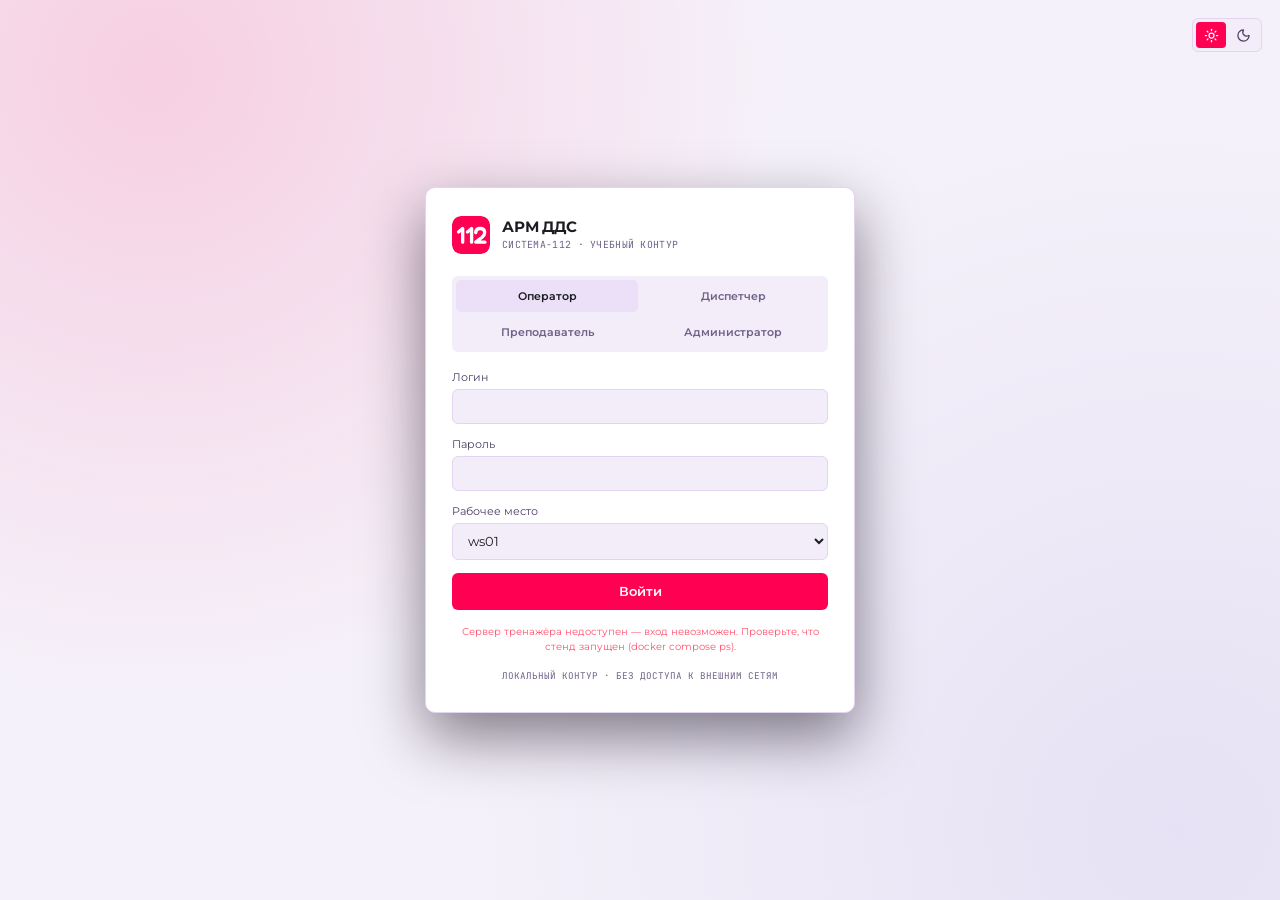
<file: frontend/index.html>
<!DOCTYPE html>
<html lang="ru">
<head>
  <meta charset="UTF-8" />
  <meta name="viewport" content="width=device-width, initial-scale=1.0" />
  <title>Вход · АРМ ДДС</title>
  <script>
    (function () {
      var saved = localStorage.getItem("ddsTheme");
      var theme = saved || (window.matchMedia && window.matchMedia("(prefers-color-scheme: light)").matches ? "light" : "dark");
      document.documentElement.setAttribute("data-theme", theme);
    })();
  </script>
  <link rel="icon" type="image/png" sizes="32x32" href="assets/favicon-32.png" />
  <link rel="shortcut icon" href="favicon.ico" />
  <link rel="apple-touch-icon" href="apple-touch-icon.png" />
  <meta name="theme-color" content="#ff0053" />
  <link rel="stylesheet" href="css/icons.css" />
  <link rel="stylesheet" href="css/style.css" />
</head>
<body>

  <div class="login-page">

    <button type="button" class="theme-toggle" data-theme-toggle aria-label="Переключить тему">
      <span class="tt-seg tt-sun"><span class="icon i-sun"></span></span>
      <span class="tt-seg tt-moon"><span class="icon i-moon"></span></span>
    </button>

    <div class="login-card">

      <div class="login-brand">
        <svg class="brand-mark" viewBox="0 0 64 64" role="img" aria-label="112" xmlns="http://www.w3.org/2000/svg"><rect width="64" height="64" rx="14" fill="#ff0053"/><g fill="none" stroke="#fff" stroke-width="5.6" stroke-linecap="round" stroke-linejoin="round"><path d="M11 27 L18 21 V44"/><path d="M26 27 L33 21 V44"/><path d="M40 28 C40 23.5 43.2 21 47.5 21 C52 21 55 23.6 55 28 C55 31.4 53.2 33.6 50.2 36.2 L40 44 H55.5"/></g></svg>
        <div>
          <h1>АРМ ДДС</h1>
          <span>Система‑112 · учебный контур</span>
        </div>
      </div>

      <div class="role-switch" role="tablist" aria-label="Роль пользователя" id="role-switch">
        <span class="role-switch-indicator" id="role-indicator"></span>
        <button type="button" class="role-btn active" data-role="student" role="tab" aria-selected="true">Оператор</button>
        <button type="button" class="role-btn" data-role="dispatcher" role="tab" aria-selected="false">Диспетчер</button>
        <button type="button" class="role-btn" data-role="teacher" role="tab" aria-selected="false">Преподаватель</button>
        <button type="button" class="role-btn" data-role="admin" role="tab" aria-selected="false">Администратор</button>
      </div>

      <form id="login-form" novalidate>
        <label>
          Логин
          <input type="text" name="username" autocomplete="username" required />
        </label>
        <label>
          Пароль
          <input type="password" name="password" autocomplete="current-password" required />
        </label>

        <label id="ws-field">
          Рабочее место
          <select name="workstation" id="ws-select"></select>
        </label>

        <p class="form-error" id="form-error" hidden>Введите логин и пароль</p>

        <button type="submit" class="btn-primary" id="login-submit" style="width:100%; padding:11px;">Войти</button>
      </form>

      <p class="login-mode" id="login-mode">Проверка подключения к Backend…</p>

      <p class="login-footnote">ЛОКАЛЬНЫЙ КОНТУР · БЕЗ ДОСТУПА К ВНЕШНИМ СЕТЯМ</p>

    </div>

  </div>

  <script src="js/config.js" onerror="(window.__missing=window.__missing||[]).push(this.getAttribute('src'))"></script>
  <script src="js/data.js" onerror="(window.__missing=window.__missing||[]).push(this.getAttribute('src'))"></script>
  <script src="js/api.js" onerror="(window.__missing=window.__missing||[]).push(this.getAttribute('src'))"></script>
  <script src="js/theme.js" onerror="(window.__missing=window.__missing||[]).push(this.getAttribute('src'))"></script>
  <script src="js/auth.js" onerror="(window.__missing=window.__missing||[]).push(this.getAttribute('src'))"></script>
  <script>
    (function () {
      var miss = window.__missing || [];
      if (!miss.length) return;
      var b = document.createElement("div");
      b.setAttribute("style", "position:fixed;left:0;right:0;top:0;z-index:9999;background:#b00020;color:#fff;font:600 13px/1.4 sans-serif;padding:8px 14px;text-align:center");
      b.textContent = "Не найдены файлы: " + miss.join(", ") + ". Скопируйте их в папку js/ — без них часть функций не работает (например, переключение темы).";
      document.body.appendChild(b);
    })();
  </script>
</body>
</html>
</file>
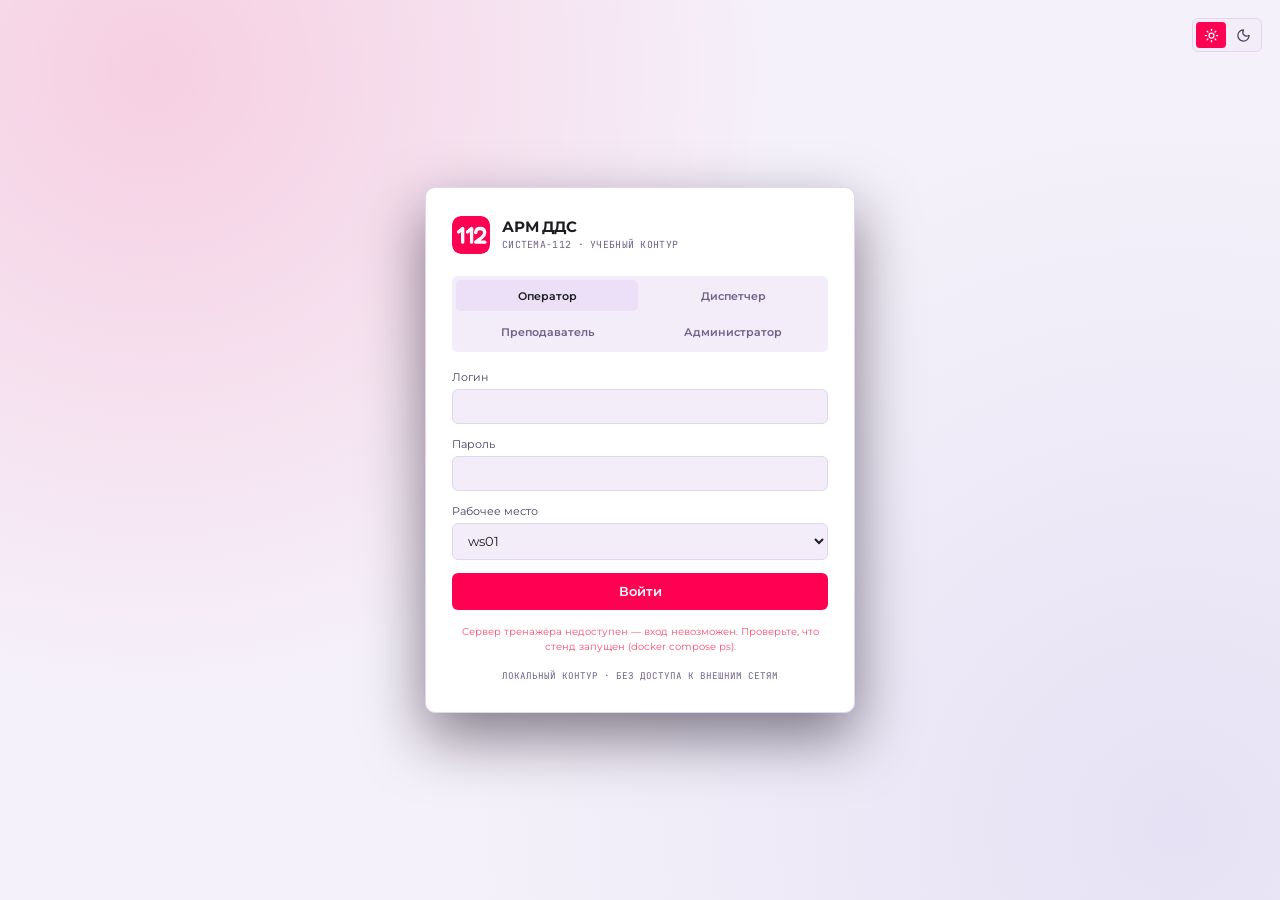
<file: frontend/dashboard.html>
<!DOCTYPE html>
<html lang="ru">
<head>
  <meta charset="UTF-8" />
  <meta name="viewport" content="width=device-width, initial-scale=1.0" />
  <title>АРМ ДДС</title>
  <script>
    (function () {
      var saved = localStorage.getItem("ddsTheme");
      var theme = saved || (window.matchMedia && window.matchMedia("(prefers-color-scheme: light)").matches ? "light" : "dark");
      document.documentElement.setAttribute("data-theme", theme);
    })();
  </script>
  <link rel="icon" type="image/png" sizes="32x32" href="assets/favicon-32.png" />
  <link rel="shortcut icon" href="favicon.ico" />
  <link rel="apple-touch-icon" href="apple-touch-icon.png" />
  <meta name="theme-color" content="#ff0053" />
  <link rel="stylesheet" href="css/icons.css" />
  <link rel="stylesheet" href="css/style.css" />
</head>
<body>

  <div class="app-shell">

    <header class="topbar">
      <div class="topbar-left">
        <svg class="brand-mark" viewBox="0 0 64 64" role="img" aria-label="112" xmlns="http://www.w3.org/2000/svg"><rect width="64" height="64" rx="14" fill="#ff0053"/><g fill="none" stroke="#fff" stroke-width="5.6" stroke-linecap="round" stroke-linejoin="round"><path d="M11 27 L18 21 V44"/><path d="M26 27 L33 21 V44"/><path d="M40 28 C40 23.5 43.2 21 47.5 21 C52 21 55 23.6 55 28 C55 31.4 53.2 33.6 50.2 36.2 L40 44 H55.5"/></g></svg>
        <span class="topbar-title">АРМ ДДС</span>
      </div>

      <div class="topbar-center">
        <span class="topbar-clock" id="clock">00:00:00</span>
        <span class="topbar-date" id="date">—</span>
      </div>

      <div class="topbar-right">
        <button type="button" class="telephony-status" id="telephony-status" hidden>
          <span class="telephony-dot"></span>
          <span id="telephony-status-label">доступен</span>
        </button>
        <span class="role-badge" id="ws-badge" hidden></span>
        <span class="role-badge" id="role-badge">роль</span>
        <button type="button" class="theme-toggle" data-theme-toggle aria-label="Переключить тему">
          <span class="tt-seg tt-sun"><span class="icon i-sun"></span></span>
          <span class="tt-seg tt-moon"><span class="icon i-moon"></span></span>
        </button>
        <button class="btn-ghost" id="logout-btn">Выйти</button>
      </div>
    </header>

    <div class="toolbar" id="toolbar"></div>

    <main class="workspace" id="workspace"></main>

  </div>

  <!-- Карточка оператора: почти полноэкранное окно, все поля на одном экране без прокрутки.
       Крестик закрытия закреплён в шапке окна. -->
  <div class="sheet-overlay" id="incident-sheet" aria-hidden="true">
    <div class="sheet sheet-wide" role="dialog" aria-modal="true" aria-labelledby="sheet-title">
      <header class="win-head">
        <div class="win-title">
          <h2 id="sheet-title">Новая карточка</h2>
          <span class="win-sub" id="sheet-cluster"></span>
        </div>
        <div class="sheet-meta">
          <span>№ <strong id="sheet-number">—</strong> · АОН: <strong id="sheet-phone">—</strong> · поступил <strong id="sheet-time">—</strong></span>
          <span class="sheet-timer" id="sheet-timer">
            <span class="icon i-clock"></span>
            <strong id="sheet-timer-value">0:00</strong>
            <small id="sheet-timer-norm"></small>
          </span>
        </div>
        <button class="sheet-close" id="sheet-close" aria-label="Закрыть">
          <span class="icon i-close" style="width:15px; height:15px;"></span>
        </button>
      </header>

      <div class="win-body">
        <div class="win-top">
          <div class="form-field">
            <label for="sheet-phone-aon">АОН</label>
            <input type="text" id="sheet-phone-aon" readonly />
          </div>
          <div class="form-field">
            <label for="sheet-phone-given">Предоставленный номер</label>
            <input type="text" id="sheet-phone-given" placeholder="+7 ___ ___-__-__" />
          </div>
          <div class="form-field">
            <label for="sheet-phone-onsite">Телефон на место</label>
            <input type="text" id="sheet-phone-onsite" placeholder="+7 ___ ___-__-__" />
          </div>
          <div class="quick-end-row">
            <button type="button" class="quick-end-btn" id="btn-no-contact">Нет контакта</button>
            <button type="button" class="quick-end-btn" id="btn-call-failed">Срыв звонка</button>
          </div>
        </div>

        <div class="win-cols">
          <section class="win-col col-a">
            <div class="form-field" id="field-address">
              <label for="sheet-address-input">Адрес (единая строка)</label>
              <input type="text" id="sheet-address-input" placeholder="Начните вводить адрес…" />
              <p class="field-error">Укажите адрес происшествия</p>

              <div class="address-grid">
                <div class="form-field">
                  <label for="addr-country">Страна</label>
                  <input type="text" id="addr-country" value="Россия" />
                </div>
                <div class="form-field">
                  <label for="addr-region">Субъект</label>
                  <input type="text" id="addr-region" value="Москва" />
                </div>
                <div class="form-field">
                  <label for="addr-locality">Населённый пункт</label>
                  <input type="text" id="addr-locality" value="Москва" />
                </div>
                <div class="form-field">
                  <label for="addr-okrug">Округ</label>
                  <input type="text" id="addr-okrug" placeholder="ЦАО, ЮАО…" />
                </div>
                <div class="form-field">
                  <label for="addr-district">Район</label>
                  <input type="text" id="addr-district" />
                </div>
                <div class="form-field">
                  <label for="addr-street">Улица</label>
                  <input type="text" id="addr-street" />
                </div>
                <div class="form-field">
                  <label for="addr-house">Дом/Вл</label>
                  <input type="text" id="addr-house" />
                </div>
                <div class="form-field">
                  <label for="addr-korpus">Корпус</label>
                  <input type="text" id="addr-korpus" />
                </div>
                <div class="form-field">
                  <label for="addr-flat">Квартира/офис</label>
                  <input type="text" id="addr-flat" />
                </div>
                <div class="form-field">
                  <label for="addr-entrance">Подъезд</label>
                  <input type="text" id="addr-entrance" />
                </div>
                <div class="form-field">
                  <label for="addr-floor">Этаж</label>
                  <input type="text" id="addr-floor" />
                </div>
                <div class="form-field">
                  <label for="addr-code">Код домофона</label>
                  <input type="text" id="addr-code" />
                </div>
                <div class="form-field span-3">
                  <label for="addr-descriptive">Описательный адрес</label>
                  <input type="text" id="addr-descriptive" placeholder="Например: рядом со школой №25" />
                </div>
              </div>
            </div>

            <div class="form-row">
              <div class="form-field" id="field-caller">
                <label for="sheet-caller-input">Фамилия и имя заявителя</label>
                <input type="text" id="sheet-caller-input" placeholder="Иванов Иван" />
                <p class="field-error">Укажите ФИО заявителя</p>
              </div>
              <div class="form-field" id="field-caller-status">
                <label for="sheet-caller-status">Статус заявителя</label>
                <select id="sheet-caller-status">
                  <option value="">Выберите статус…</option>
                  <option value="Очевидец">Очевидец</option>
                  <option value="Пострадавший">Пострадавший</option>
                  <option value="Родственник">Родственник</option>
                  <option value="Знакомый">Знакомый</option>
                  <option value="Ребёнок">Ребёнок</option>
                  <option value="Участник">Участник</option>
                </select>
                <p class="field-error">Укажите статус заявителя</p>
              </div>
            </div>

            <div class="form-field" id="field-injured">
              <label>Отметки по вызову</label>
              <div class="flag-row">
                <button type="button" class="flag-pill" data-flag="injured">Пострадавшие</button>
                <button type="button" class="flag-pill" data-flag="notOnSite">Нет на месте</button>
                <button type="button" class="flag-pill" data-flag="ambulanceRefused">Отказ от скорой</button>
                <button type="button" class="flag-pill" data-flag="blocked">Заблокированные</button>
                <label class="flag-pill flag-check">
                  <input type="checkbox" id="foreign-language" /> Иностранный язык
                </label>
              </div>
              <input type="number" id="injured-count" min="1" placeholder="Количество пострадавших" hidden style="margin-top:6px;" />
            </div>

            <div class="form-field grow">
              <label for="sheet-description">Описание со слов заявителя</label>
              <textarea id="sheet-description" maxlength="500" placeholder="Кратко опишите ситуацию"></textarea>
              <span class="char-counter" id="description-counter">0 / 500</span>
              <p class="field-error">Заполните описание со слов заявителя</p>
            </div>
          </section>

          <section class="win-col col-b">
            <div class="form-field" id="field-types">
              <label>Что случилось</label>
              <input type="text" id="type-search" placeholder="Введите тип происшествия для поиска…" autocomplete="off" />
              <div class="type-tiles" id="type-tiles"></div>
              <p class="field-error">Выберите хотя бы один тип происшествия</p>
            </div>

            <div class="form-field" id="field-survey" hidden>
              <label>Опросная карта</label>
              <div class="survey" id="survey"></div>
            </div>
            <div class="sheet-services">
              <h3>Службы к оповещению</h3>
              <p class="sheet-services-hint" id="sheet-services-hint">Определяются автоматически после выбора типа происшествия.</p>
              <div class="service-chips" id="service-chips"></div>
              <div class="service-add" id="service-add" hidden>
                <select id="service-add-select"></select>
                <button type="button" class="row-action" id="service-add-btn">Добавить</button>
              </div>
            </div>
          </section>

          <section class="win-col col-c phone-dock" id="phone-dock">
            <p class="empty-hint">Телефония не подключена</p>
          </section>
        </div>
      </div>

      <footer class="win-foot sheet-actions">
        <button class="btn-decline" id="sheet-cancel" type="button">Отмена</button>
        <button class="btn-primary" id="sheet-submit" type="button">Отправить диспетчеру</button>
      </footer>
    </div>
  </div>

  <!-- Карточка проверки (диспетчер — с решением и статусами реагирования; остальные — просмотр). -->
  <div class="sheet-overlay" id="review-sheet" aria-hidden="true">
    <div class="sheet sheet-wide sheet-auto" role="dialog" aria-modal="true" aria-labelledby="review-title">
      <header class="win-head">
        <div class="win-title">
          <h2 id="review-title">Карточка на проверке</h2>
          <span class="win-sub" id="review-cluster"></span>
        </div>
        <div class="review-timers" id="review-timers" hidden>
          <div><span class="review-callback-label">Приём</span><span class="cell-mono" id="review-timer-accept"></span></div>
          <div><span class="review-callback-label">Реагирование</span><span class="cell-mono" id="review-timer-respond"></span></div>
          <div><span class="review-callback-label">Статус</span><span id="review-state"></span></div>
        </div>
        <button class="sheet-close" id="review-close" aria-label="Закрыть">
          <span class="icon i-close" style="width:15px; height:15px;"></span>
        </button>
      </header>

      <div class="win-body">
        <div class="review-callback">
          <div>
            <span class="review-callback-label">Номер заявителя (АОН)</span>
            <span class="review-callback-number" id="review-phone">—</span>
          </div>
          <button type="button" class="btn-card" id="review-callback-btn">Перезвонить и уточнить</button>
        </div>

        <div class="win-cols">
          <section class="win-col">
            <div class="review-grid">
              <div class="review-field span-2">
                <span>Что случилось</span>
                <strong id="review-types">—</strong>
              </div>
              <div class="review-field span-2">
                <span>Адрес</span>
                <strong id="review-address">—</strong>
              </div>
              <div class="review-field">
                <span>Заявитель</span>
                <strong id="review-caller">—</strong>
              </div>
              <div class="review-field">
                <span>Статус заявителя</span>
                <strong id="review-caller-status">—</strong>
              </div>
              <div class="review-field span-2">
                <span>Описание со слов заявителя</span>
                <strong id="review-description">—</strong>
              </div>
            </div>
            <div class="review-flags" id="review-flags"></div>
          </section>

          <section class="win-col">
            <div class="form-field">
              <label>Опросная карта</label>
              <div class="review-flags" id="review-survey"></div>
            </div>
            <div class="sheet-services">
              <h3>Службы к оповещению</h3>
              <div class="service-chips" id="review-services"></div>
            </div>
          </section>

          <section class="win-col">
            <div class="form-field" id="review-comment-field">
              <label for="review-comment">Комментарий диспетчера (обязателен при «Не принять» и при отказе от работ)</label>
              <textarea id="review-comment" placeholder="Причина, куда передана информация, что уточнено"></textarea>
            </div>

            <div class="sheet-actions" id="review-decision">
              <button class="btn-decline" id="review-decline" type="button">Не принять</button>
              <button class="btn-primary" id="review-accept" type="button">Принять</button>
            </div>

            <div class="form-field" id="review-reaction-block" hidden>
              <label>Статус реагирования (последовательно)</label>
              <div class="status-steps" id="review-statuses"></div>
            </div>

            <div class="review-history" id="review-history"></div>
          </section>
        </div>
      </div>
    </div>
  </div>

  <!-- Карточка сценария (преподаватель): просмотр, правка, утверждение. -->
  <div class="sheet-overlay" id="scenario-sheet" aria-hidden="true">
    <div class="sheet sheet-medium" role="dialog" aria-modal="true" aria-labelledby="scenario-title">
      <header class="win-head">
        <div class="win-title">
          <h2 id="scenario-title">Сценарий</h2>
          <span class="win-sub" id="scenario-sub"></span>
        </div>
        <button class="sheet-close" id="scenario-close" aria-label="Закрыть">
          <span class="icon i-close" style="width:15px; height:15px;"></span>
        </button>
      </header>
      <div class="win-body" id="scenario-body"></div>
      <footer class="win-foot sheet-actions" id="scenario-foot"></footer>
    </div>
  </div>

  <div class="toast" id="toast">
    <span class="icon i-call" style="width:14px; height:14px;"></span>
    <span id="toast-text">Готово</span>
  </div>

  <script src="js/config.js" onerror="(window.__missing=window.__missing||[]).push(this.getAttribute('src'))"></script>
  <script src="js/data.js" onerror="(window.__missing=window.__missing||[]).push(this.getAttribute('src'))"></script>
  <script src="js/api.js" onerror="(window.__missing=window.__missing||[]).push(this.getAttribute('src'))"></script>
  <script src="js/server.js" onerror="(window.__missing=window.__missing||[]).push(this.getAttribute('src'))"></script>
  <script src="js/reference.js" onerror="(window.__missing=window.__missing||[]).push(this.getAttribute('src'))"></script>
  <script src="js/features-server.js" onerror="(window.__missing=window.__missing||[]).push(this.getAttribute('src'))"></script>
  <script src="js/theme.js" onerror="(window.__missing=window.__missing||[]).push(this.getAttribute('src'))"></script>
  <script src="js/app.js" onerror="(window.__missing=window.__missing||[]).push(this.getAttribute('src'))"></script>
  <script src="js/webphone.js" onerror="(window.__missing=window.__missing||[]).push(this.getAttribute('src'))"></script>
  <script src="js/telephony.js" onerror="(window.__missing=window.__missing||[]).push(this.getAttribute('src'))"></script>
  <script src="js/cheatsheet.js" onerror="(window.__missing=window.__missing||[]).push(this.getAttribute('src'))"></script>
  <script>
    (function () {
      var miss = window.__missing || [];
      if (!miss.length) return;
      var b = document.createElement("div");
      b.setAttribute("style", "position:fixed;left:0;right:0;top:0;z-index:9999;background:#b00020;color:#fff;font:600 13px/1.4 sans-serif;padding:8px 14px;text-align:center");
      b.textContent = "Не найдены файлы: " + miss.join(", ") + ". Скопируйте их в папку js/ — без них часть функций не работает (например, переключение темы).";
      document.body.appendChild(b);
    })();
  </script>
</body>
</html>
</file>
<file: frontend/css/icons.css>
/* Файл создаётся скриптом tools/build-icons.js из assets/icons/*.svg — руками не править.
   Иконки встроены в CSS, поэтому работают без загрузки отдельных файлов (и при открытии через file://). */
.i-call { --icon-src: url("data:image/svg+xml,%3Csvg class='lucide lucide-phone' xmlns='http://www.w3.org/2000/svg' width='24' height='24' viewBox='0 0 24 24' fill='none' stroke='currentColor' stroke-width='2' stroke-linecap='round' stroke-linejoin='round' %3E%3Cpath d='M13.832 16.568a1 1 0 0 0 1.213-.303l.355-.465A2 2 0 0 1 17 15h3a2 2 0 0 1 2 2v3a2 2 0 0 1-2 2A18 18 0 0 1 2 4a2 2 0 0 1 2-2h3a2 2 0 0 1 2 2v3a2 2 0 0 1-.8 1.6l-.468.351a1 1 0 0 0-.292 1.233 14 14 0 0 0 6.392 6.384' /%3E%3C/svg%3E"); }
.i-clock { --icon-src: url("data:image/svg+xml,%3Csvg class='lucide lucide-clock' xmlns='http://www.w3.org/2000/svg' width='24' height='24' viewBox='0 0 24 24' fill='none' stroke='currentColor' stroke-width='2' stroke-linecap='round' stroke-linejoin='round' %3E%3Ccircle cx='12' cy='12' r='10' /%3E%3Cpath d='M12 6v6l4 2' /%3E%3C/svg%3E"); }
.i-close { --icon-src: url("data:image/svg+xml,%3Csvg class='lucide lucide-x' xmlns='http://www.w3.org/2000/svg' width='24' height='24' viewBox='0 0 24 24' fill='none' stroke='currentColor' stroke-width='2' stroke-linecap='round' stroke-linejoin='round' %3E%3Cpath d='M18 6 6 18' /%3E%3Cpath d='m6 6 12 12' /%3E%3C/svg%3E"); }
.i-nature { --icon-src: url("data:image/svg+xml,%3Csvg class='lucide lucide-cloud-lightning' xmlns='http://www.w3.org/2000/svg' width='24' height='24' viewBox='0 0 24 24' fill='none' stroke='currentColor' stroke-width='2' stroke-linecap='round' stroke-linejoin='round' %3E%3Cpath d='M6 16.326A7 7 0 1 1 15.71 8h1.79a4.5 4.5 0 0 1 .5 8.973' /%3E%3Cpath d='m13 12-3 5h4l-3 5' /%3E%3C/svg%3E"); }
.i-medicine { --icon-src: url("data:image/svg+xml,%3Csvg class='lucide lucide-heart-pulse' xmlns='http://www.w3.org/2000/svg' width='24' height='24' viewBox='0 0 24 24' fill='none' stroke='currentColor' stroke-width='2' stroke-linecap='round' stroke-linejoin='round' %3E%3Cpath d='M2 9.5a5.5 5.5 0 0 1 9.591-3.676.56.56 0 0 0 .818 0A5.49 5.49 0 0 1 22 9.5c0 2.29-1.5 4-3 5.5l-5.492 5.313a2 2 0 0 1-3 .019L5 15c-1.5-1.5-3-3.2-3-5.5' /%3E%3Cpath d='M3.22 13H9.5l.5-1 2 4.5 2-7 1.5 3.5h5.27' /%3E%3C/svg%3E"); }
.i-infrastructure { --icon-src: url("data:image/svg+xml,%3Csvg class='lucide lucide-home' xmlns='http://www.w3.org/2000/svg' width='24' height='24' viewBox='0 0 24 24' fill='none' stroke='currentColor' stroke-width='2' stroke-linecap='round' stroke-linejoin='round' %3E%3Cpath d='M15 21v-8a1 1 0 0 0-1-1h-4a1 1 0 0 0-1 1v8' /%3E%3Cpath d='M3 10a2 2 0 0 1 .709-1.528l7-6a2 2 0 0 1 2.582 0l7 6A2 2 0 0 1 21 10v9a2 2 0 0 1-2 2H5a2 2 0 0 1-2-2z' /%3E%3C/svg%3E"); }
.i-shield { --icon-src: url("data:image/svg+xml,%3Csvg class='lucide lucide-shield' xmlns='http://www.w3.org/2000/svg' width='24' height='24' viewBox='0 0 24 24' fill='none' stroke='currentColor' stroke-width='2' stroke-linecap='round' stroke-linejoin='round' %3E%3Cpath d='M20 13c0 5-3.5 7.5-7.66 8.95a1 1 0 0 1-.67-.01C7.5 20.5 4 18 4 13V6a1 1 0 0 1 1-1c2 0 4.5-1.2 6.24-2.72a1.17 1.17 0 0 1 1.52 0C14.51 3.81 17 5 19 5a1 1 0 0 1 1 1z' /%3E%3C/svg%3E"); }
.i-warning { --icon-src: url("data:image/svg+xml,%3Csvg class='lucide lucide-alert-triangle' xmlns='http://www.w3.org/2000/svg' width='24' height='24' viewBox='0 0 24 24' fill='none' stroke='currentColor' stroke-width='2' stroke-linecap='round' stroke-linejoin='round' %3E%3Cpath d='m21.73 18-8-14a2 2 0 0 0-3.48 0l-8 14A2 2 0 0 0 4 21h16a2 2 0 0 0 1.73-3' /%3E%3Cpath d='M12 9v4' /%3E%3Cpath d='M12 17h.01' /%3E%3C/svg%3E"); }
.i-sun { --icon-src: url("data:image/svg+xml,%3Csvg class='lucide lucide-sun' xmlns='http://www.w3.org/2000/svg' width='24' height='24' viewBox='0 0 24 24' fill='none' stroke='currentColor' stroke-width='2' stroke-linecap='round' stroke-linejoin='round' %3E%3Ccircle cx='12' cy='12' r='4' /%3E%3Cpath d='M12 2v2' /%3E%3Cpath d='M12 20v2' /%3E%3Cpath d='m4.93 4.93 1.41 1.41' /%3E%3Cpath d='m17.66 17.66 1.41 1.41' /%3E%3Cpath d='M2 12h2' /%3E%3Cpath d='M20 12h2' /%3E%3Cpath d='m6.34 17.66-1.41 1.41' /%3E%3Cpath d='m19.07 4.93-1.41 1.41' /%3E%3C/svg%3E"); }
.i-moon { --icon-src: url("data:image/svg+xml,%3Csvg class='lucide lucide-moon' xmlns='http://www.w3.org/2000/svg' width='24' height='24' viewBox='0 0 24 24' fill='none' stroke='currentColor' stroke-width='2' stroke-linecap='round' stroke-linejoin='round' %3E%3Cpath d='M20.985 12.486a9 9 0 1 1-9.473-9.472c.405-.022.617.46.402.803a6 6 0 0 0 8.268 8.268c.344-.215.825-.004.803.401' /%3E%3C/svg%3E"); }
</file>
<file: frontend/css/style.css>
/* Шрифты: два вариативных TTF в assets/fonts (остальные файлы семейств не нужны, их можно удалить).
   Один такой файл содержит все начертания сразу — от тонкого до жирного. */
@font-face {
  font-family: "Montserrat";
  font-style: normal;
  font-weight: 100 900;
  font-display: swap;
  src: url("../assets/fonts/Montserrat-VariableFont_wght.ttf") format("truetype");
}

@font-face {
  font-family: "JetBrains Mono";
  font-style: normal;
  font-weight: 100 800;
  font-display: swap;
  src: url("../assets/fonts/JetBrainsMono-VariableFont_wght.ttf") format("truetype");
}

:root {
  --bg-950: #1c1d22;
  --panel-900: #241726;
  --panel-800: #2d1a34;
  --panel-700: #3a2148;
  --border-600: #4a2c5c;

  --ink-100: #ffffff;
  --ink-400: #c9bfe0;
  --ink-600: #9686b8;

  --accent-500: #ff0053;
  --accent-600: #d1003f;
  --accent-100: #ffd6e4;
  --lavender-500: #8a83d1;
  --magenta-500: #fc3777;
  --purple-900: #310f53;
  --purple-800: #520978;
  --purple-800-tint: #b190c2;

  --danger-500: #ff5470;
  --success-500: #35c48c;

  --cat-nature: var(--magenta-500);
  --cat-medicine: var(--accent-500);
  --cat-infrastructure: var(--lavender-500);
  --cat-security: var(--purple-800-tint);
  --cat-other: var(--accent-100);

  --font-ui: "Montserrat", "Segoe UI", system-ui, sans-serif;
  --font-mono: "JetBrains Mono", "SFMono-Regular", Consolas, monospace;

  --radius-md: 6px;
  --radius-lg: 10px;
  --radius-xl: 14px;
  --shadow-panel: 0 24px 60px rgba(12, 4, 20, 0.5);
  --ease-out: cubic-bezier(0.16, 1, 0.3, 1);
  --transition-fast: 150ms ease;
  --transition-base: 220ms var(--ease-out);
}

:root[data-theme="light"] {
  --bg-950: #f5f1fa;
  --panel-900: #ffffff;
  --panel-800: #f3edf9;
  --panel-700: #ebe0f7;
  --border-600: #e3d5f0;

  --ink-100: #1c1d22;
  --ink-400: #4a3d63;
  --ink-600: #6f6288;

  --cat-nature: #c52b5d;
  --cat-medicine: #d90047;
  --cat-infrastructure: #5a5588;
  --cat-security: var(--purple-800);
  --cat-other: #736067;

  color-scheme: light;
}

* {
  box-sizing: border-box;
}

html {
  color-scheme: dark;
  font-size: 14px;
}

/* Плавный переход между светлой и тёмной темой. Только цветовые
   свойства (не transform/opacity), чтобы не мешать остальным
   анимациям и hover-переходам — у них своя, более быстрая длительность
   через var(--transition-fast) и она имеет приоритет по специфичности. */
*, *::before, *::after {
  transition: background-color 320ms ease, color 320ms ease, border-color 320ms ease, box-shadow 320ms ease;
}

body {
  margin: 0;
  font-family: var(--font-ui);
  background: var(--bg-950);
  color: var(--ink-100);
  -webkit-font-smoothing: antialiased;
}

h1, h2, h3 {
  margin: 0;
  font-weight: 700;
  letter-spacing: -0.01em;
}

p {
  margin: 0;
  color: var(--ink-600);
  line-height: 1.5;
}

a {
  color: inherit;
}

button {
  font-family: inherit;
}

table {
  border-collapse: collapse;
  width: 100%;
}

:focus-visible {
  outline: 2px solid var(--accent-500);
  outline-offset: 2px;
  border-radius: 6px;
}

@media (prefers-reduced-motion: reduce) {
  *, *::before, *::after {
    animation-duration: 0.001ms !important;
    transition-duration: 0.001ms !important;
  }
}

.icon {
  display: inline-block;
  -webkit-mask-image: var(--icon-src);
  mask-image: var(--icon-src);
  -webkit-mask-size: contain;
  mask-size: contain;
  -webkit-mask-repeat: no-repeat;
  mask-repeat: no-repeat;
  -webkit-mask-position: center;
  mask-position: center;
  background-color: currentColor;
  flex-shrink: 0;
}

.btn-primary,
.btn-ghost,
.btn-card,
.toolbar-btn {
  display: inline-flex;
  align-items: center;
  justify-content: center;
  gap: 8px;
  border: none;
  border-radius: var(--radius-md);
  cursor: pointer;
  transition: transform var(--transition-fast), background var(--transition-fast), border-color var(--transition-fast), color var(--transition-fast);
  font-weight: 600;
  font-family: inherit;
}

.btn-primary {
  padding: 10px 18px;
  background: var(--accent-500);
  color: #ffffff;
  font-size: 0.9rem;
}

.btn-primary:hover {
  background: var(--accent-600);
}

.btn-primary[disabled] {
  opacity: 0.6;
  cursor: progress;
}

.btn-ghost {
  padding: 9px 16px;
  background: transparent;
  border: 1px solid var(--border-600);
  color: var(--ink-400);
  font-size: 0.85rem;
}

.btn-ghost:hover {
  border-color: var(--accent-500);
  color: var(--ink-100);
}

.btn-card,
.btn-primary,
.btn-ghost {
  width: auto;
}

.btn-card:active,
.btn-primary:active,
.btn-ghost:active,
.toolbar-btn:active {
  transform: scale(0.97);
}

.theme-toggle {
  border: 1px solid var(--border-600);
  background: var(--panel-800);
  color: var(--ink-400);
  width: 34px;
  height: 34px;
  border-radius: 50%;
  cursor: pointer;
  display: grid;
  place-items: center;
  flex-shrink: 0;
  transition: border-color var(--transition-fast), color var(--transition-fast), transform var(--transition-fast);
}

.theme-toggle:hover {
  border-color: var(--accent-500);
  color: var(--accent-500);
}

.theme-toggle:active {
  transform: scale(0.92);
}

.theme-toggle .icon {
  background-color: currentColor;
}

.login-page {
  min-height: 100vh;
  display: grid;
  place-items: center;
  background:
    radial-gradient(circle at 12% 8%, rgba(255, 0, 83, 0.14), transparent 45%),
    radial-gradient(circle at 92% 92%, rgba(138, 131, 209, 0.14), transparent 50%),
    var(--bg-950);
  padding: 20px;
  position: relative;
}

.login-page .theme-toggle {
  position: absolute;
  top: 18px;
  right: 18px;
}

.login-card {
  width: 100%;
  max-width: 360px;
  background: var(--panel-900);
  border: 1px solid var(--border-600);
  border-radius: var(--radius-lg);
  padding: 28px 26px;
  box-shadow: var(--shadow-panel);
}

.login-brand {
  display: flex;
  align-items: center;
  gap: 12px;
  margin-bottom: 22px;
}

.login-brand-icon {
  width: 38px;
  height: 38px;
  border-radius: var(--radius-md);
  background: var(--panel-800);
  border: 1px solid var(--border-600);
  display: grid;
  place-items: center;
  flex-shrink: 0;
}

.login-brand-icon .icon {
  width: 18px;
  height: 18px;
  color: var(--accent-500);
}

.login-brand h1 {
  font-size: 1.05rem;
}

.login-brand span {
  display: block;
  font-family: var(--font-mono);
  font-size: 0.7rem;
  text-transform: uppercase;
  letter-spacing: 0.03em;
  color: var(--ink-600);
  margin-top: 2px;
}

.role-switch {
  position: relative;
  display: flex;
  background: var(--panel-800);
  border-radius: var(--radius-md);
  padding: 4px;
  gap: 4px;
  margin-bottom: 18px;
}

.role-switch-indicator {
  position: absolute;
  top: 4px;
  bottom: 4px;
  left: 0;
  width: var(--w, 0px);
  transform: translateX(var(--x, 0px));
  background: var(--panel-700);
  border-radius: 5px;
  transition: transform var(--transition-base), width var(--transition-base);
}

.role-btn {
  position: relative;
  z-index: 1;
  flex: 1;
  border: none;
  background: transparent;
  color: var(--ink-600);
  padding: 8px 6px;
  border-radius: 5px;
  font-size: 0.76rem;
  font-weight: 600;
  cursor: pointer;
  transition: color var(--transition-fast);
  font-family: inherit;
}

.role-btn.active {
  color: var(--ink-100);
}

#login-form {
  display: flex;
  flex-direction: column;
  gap: 13px;
}

#login-form label {
  display: flex;
  flex-direction: column;
  gap: 5px;
  font-size: 0.78rem;
  color: var(--ink-400);
}

#login-form input {
  background: var(--panel-800);
  border: 1px solid var(--border-600);
  border-radius: var(--radius-md);
  padding: 9px 11px;
  color: var(--ink-100);
  font-size: 0.9rem;
  font-family: inherit;
  transition: border-color var(--transition-fast);
}

#login-form input:focus {
  border-color: var(--accent-500);
  outline: none;
}

.form-error {
  color: var(--danger-500);
  font-size: 0.78rem;
}

.login-footnote {
  font-family: var(--font-mono);
  font-size: 0.66rem;
  text-align: center;
  color: var(--ink-600);
  margin-top: 16px;
}

.app-shell {
  min-height: 100vh;
  background: var(--bg-950);
}

.topbar {
  display: flex;
  align-items: center;
  justify-content: space-between;
  gap: 16px;
  padding: 12px clamp(14px, 3vw, 28px);
  background: var(--panel-900);
  border-bottom: 1px solid var(--border-600);
  position: sticky;
  top: 0;
  z-index: 10;
}

.topbar-left {
  display: flex;
  align-items: center;
  gap: 10px;
}

.topbar-left .icon {
  width: 18px;
  height: 18px;
  color: var(--accent-500);
}

.topbar-title {
  font-weight: 700;
  font-size: 0.92rem;
}

.topbar-center {
  display: none;
  align-items: baseline;
  gap: 8px;
  font-family: var(--font-mono);
  color: var(--ink-400);
}

.topbar-clock {
  font-size: 1rem;
  color: var(--ink-100);
}

.topbar-date {
  font-size: 0.74rem;
  color: var(--ink-600);
}

.topbar-right {
  display: flex;
  align-items: center;
  gap: 10px;
}

.role-badge {
  font-family: var(--font-mono);
  font-size: 0.68rem;
  padding: 5px 9px;
  border-radius: 999px;
  background: var(--panel-800);
  border: 1px solid var(--border-600);
  color: var(--accent-500);
}

.telephony-status {
  display: inline-flex;
  align-items: center;
  gap: 6px;
  border: 1px solid var(--border-600);
  background: var(--panel-800);
  color: var(--ink-400);
  border-radius: 999px;
  padding: 5px 11px 5px 9px;
  font-size: 0.68rem;
  font-family: inherit;
  cursor: pointer;
  transition: border-color var(--transition-fast);
}

.telephony-status:hover {
  border-color: var(--ink-400);
}

.telephony-dot {
  width: 7px;
  height: 7px;
  border-radius: 50%;
  background: var(--ink-600);
  flex-shrink: 0;
}

.telephony-status.is-available .telephony-dot {
  background: #35c46a;
}

.telephony-status.is-unavailable .telephony-dot {
  background: var(--danger-500);
}

.telephony-status.is-unavailable {
  cursor: default;
}

.toolbar {
  display: flex;
  align-items: center;
  flex-wrap: wrap;
  gap: 8px;
  padding: 10px clamp(14px, 3vw, 28px);
  background: var(--panel-900);
  border-bottom: 1px solid var(--border-600);
}

.toolbar-btn {
  padding: 7px 13px;
  background: var(--panel-800);
  border: 1px solid var(--border-600);
  color: var(--ink-400);
  font-size: 0.8rem;
}

.toolbar-btn:hover {
  border-color: var(--accent-500);
  color: var(--ink-100);
}

.toolbar-btn.active {
  background: var(--panel-700);
  border-color: var(--accent-500);
  color: var(--ink-100);
}

.toolbar-spacer {
  flex: 1;
}

.workspace {
  padding: clamp(14px, 3vw, 26px);
  max-width: 1200px;
  margin: 0 auto;
}

.panel-head {
  display: flex;
  align-items: center;
  justify-content: space-between;
  gap: 12px;
  margin-bottom: 14px;
}

.panel-head h2 {
  font-size: 0.98rem;
}

.panel-head .count {
  font-family: var(--font-mono);
  font-size: 0.76rem;
  color: var(--ink-600);
}

.data-table-wrap {
  border: 1px solid var(--border-600);
  border-radius: var(--radius-lg);
  overflow: hidden;
  background: var(--panel-900);
}

.data-table {
  font-size: 0.84rem;
}

.data-table thead th {
  text-align: left;
  padding: 10px 14px;
  background: var(--panel-800);
  color: var(--ink-600);
  font-size: 0.7rem;
  text-transform: uppercase;
  letter-spacing: 0.03em;
  font-weight: 600;
  border-bottom: 1px solid var(--border-600);
}

.data-table tbody td {
  padding: 11px 14px;
  border-bottom: 1px solid var(--border-600);
  color: var(--ink-100);
  vertical-align: middle;
}

.data-table tbody tr:last-child td {
  border-bottom: none;
}

.data-table tbody tr {
  opacity: 0;
  animation: rise-in 320ms var(--ease-out) forwards;
  animation-delay: calc(var(--i, 0) * 45ms);
}

.data-table tbody tr:hover {
  background: var(--panel-800);
}

.cell-muted {
  color: var(--ink-600);
}

.cell-mono {
  font-family: var(--font-mono);
  font-size: 0.82rem;
}

.cat-dot {
  display: inline-flex;
  align-items: center;
  gap: 6px;
}

.cat-dot::before {
  content: "";
  width: 8px;
  height: 8px;
  border-radius: 50%;
  background: var(--dot-color, var(--ink-600));
  flex-shrink: 0;
}

.status-pill {
  display: inline-flex;
  padding: 3px 9px;
  border-radius: 999px;
  font-size: 0.72rem;
  font-weight: 600;
  background: var(--panel-800);
  color: var(--ink-600);
  border: 1px solid var(--border-600);
}

.status-pill.status-new {
  color: var(--accent-500);
  border-color: var(--accent-500);
}

.status-pill.status-done {
  color: var(--success-500);
  border-color: var(--success-500);
}

.status-pill.status-blocked {
  color: var(--danger-500);
  border-color: var(--danger-500);
}

.row-action {
  border: 1px solid var(--border-600);
  background: transparent;
  color: var(--ink-400);
  padding: 5px 12px;
  border-radius: var(--radius-md);
  font-size: 0.78rem;
  cursor: pointer;
  font-family: inherit;
  font-weight: 600;
  transition: border-color var(--transition-fast), color var(--transition-fast);
}

.row-action:hover {
  border-color: var(--accent-500);
  color: var(--ink-100);
}

.row-action.danger:hover {
  border-color: var(--danger-500);
  color: var(--danger-500);
}

.empty-hint {
  padding: 30px 14px;
  text-align: center;
  color: var(--ink-600);
  font-size: 0.85rem;
}

.sheet-overlay {
  position: fixed;
  inset: 0;
  background: rgba(10, 4, 16, 0.6);
  backdrop-filter: blur(2px);
  display: flex;
  align-items: flex-end;
  justify-content: center;
  opacity: 0;
  pointer-events: none;
  transition: opacity var(--transition-base);
  z-index: 100;
}

.sheet-overlay.is-open {
  opacity: 1;
  pointer-events: auto;
}

.sheet {
  width: 100%;
  max-width: 620px;
  max-height: 90vh;
  overflow-y: auto;
  background: var(--panel-900);
  border: 1px solid var(--border-600);
  border-bottom: none;
  border-radius: var(--radius-xl) var(--radius-xl) 0 0;
  padding: 18px clamp(16px, 4vw, 24px) clamp(18px, 4vw, 26px);
  box-shadow: var(--shadow-panel);
  transform: translateY(100%);
  transition: transform 320ms var(--ease-out);
}

.sheet-overlay.is-open .sheet {
  transform: translateY(0);
}

.sheet-handle {
  width: 40px;
  height: 4px;
  border-radius: 999px;
  background: var(--border-600);
  margin: 0 auto 16px;
}

.sheet-head {
  display: flex;
  align-items: flex-start;
  justify-content: space-between;
  gap: 12px;
  margin-bottom: 10px;
}

.sheet-close {
  border: none;
  background: var(--panel-800);
  color: var(--ink-400);
  width: 28px;
  height: 28px;
  border-radius: 50%;
  cursor: pointer;
  display: grid;
  place-items: center;
  flex-shrink: 0;
  transition: background var(--transition-fast), color var(--transition-fast);
}

.sheet-close:hover {
  background: var(--accent-500);
  color: #fff;
}

.sheet-close .icon {
  width: 15px;
  height: 15px;
}

.sheet h2 {
  font-size: 1.05rem;
  transition: color var(--transition-base);
}

.sheet-meta {
  display: flex;
  align-items: center;
  justify-content: space-between;
  gap: 10px;
  margin-bottom: 14px;
  font-size: 0.76rem;
  color: var(--ink-600);
}

.sheet-meta strong {
  font-family: var(--font-mono);
  color: var(--ink-100);
  font-weight: 500;
}

.sheet-timer {
  display: inline-flex;
  align-items: center;
  gap: 6px;
  padding: 4px 9px;
  border-radius: var(--radius-md);
  background: var(--panel-800);
  border: 1px solid var(--border-600);
  color: var(--ink-400);
  font-size: 0.74rem;
  transition: background var(--transition-base), border-color var(--transition-base), color var(--transition-base);
}

.sheet-timer .icon {
  background-color: currentColor;
  width: 12px;
  height: 12px;
}

.sheet-timer strong {
  font-family: var(--font-mono);
  color: var(--ink-100);
  font-size: 0.78rem;
}

.sheet-timer.is-warning {
  border-color: var(--danger-500);
  color: var(--danger-500);
  background: rgba(255, 84, 112, 0.12);
  background: color-mix(in srgb, var(--danger-500) 12%, transparent);
}

.sheet-timer.is-warning strong {
  color: var(--danger-500);
}

.sheet-form {
  display: flex;
  flex-direction: column;
  gap: 11px;
  margin-bottom: 14px;
}

.form-row {
  display: grid;
  grid-template-columns: 2fr 1fr;
  gap: 10px;
}

.form-field label {
  display: block;
  font-size: 0.72rem;
  text-transform: uppercase;
  letter-spacing: 0.03em;
  color: var(--ink-600);
  margin-bottom: 5px;
}

.form-field select,
.form-field input,
.form-field textarea {
  width: 100%;
  background: var(--panel-800);
  border: 1px solid var(--border-600);
  border-radius: var(--radius-md);
  padding: 8px 10px;
  color: var(--ink-100);
  font-family: inherit;
  font-size: 0.84rem;
  transition: border-color var(--transition-fast);
}

.form-field textarea {
  resize: vertical;
  min-height: 52px;
}

.form-field select {
  cursor: pointer;
}

.form-field select:focus,
.form-field input:focus,
.form-field textarea:focus {
  border-color: var(--accent-500);
  outline: none;
}

.form-field .field-error {
  display: none;
  color: var(--danger-500);
  font-size: 0.72rem;
  margin-top: 4px;
}

.form-field.has-error select,
.form-field.has-error input {
  border-color: var(--danger-500);
}

.form-field.has-error .field-error {
  display: block;
}

.sheet-services {
  margin-bottom: 16px;
}

.sheet-services h3 {
  font-size: 0.76rem;
  text-transform: uppercase;
  letter-spacing: 0.03em;
  color: var(--ink-600);
  margin-bottom: 8px;
}

.sheet-services-hint {
  font-size: 0.8rem;
  color: var(--ink-600);
}

.service-chips {
  display: flex;
  flex-wrap: wrap;
  gap: 6px;
  margin-bottom: 8px;
}

.service-chip {
  display: inline-flex;
  align-items: center;
  gap: 6px;
  padding: 6px 10px;
  background: var(--panel-800);
  border: 1px solid var(--border-600);
  border-radius: var(--radius-md);
  font-size: 0.76rem;
  color: var(--ink-100);
}

.service-chip .icon {
  width: 12px;
  height: 12px;
  color: var(--ink-400);
  background-color: currentColor;
}

.chip-remove {
  border: none;
  background: transparent;
  color: var(--ink-600);
  font-size: 0.95rem;
  line-height: 1;
  cursor: pointer;
  padding: 0 0 0 2px;
}

.chip-remove:hover {
  color: var(--danger-500);
}

.service-add {
  display: flex;
  gap: 6px;
}

.service-add select {
  flex: 1;
  background: var(--panel-800);
  border: 1px solid var(--border-600);
  border-radius: var(--radius-md);
  padding: 7px 9px;
  color: var(--ink-100);
  font-family: inherit;
  font-size: 0.8rem;
}

.type-tiles {
  display: flex;
  flex-wrap: wrap;
  gap: 6px;
  margin-top: 8px;
}

.type-tile {
  display: inline-flex;
  align-items: center;
  gap: 6px;
  border: 1px solid var(--tile-color, var(--border-600));
  background: rgba(255, 255, 255, 0.04);
  background: color-mix(in srgb, var(--tile-color, var(--border-600)) 12%, var(--panel-800));
  color: var(--tile-color, var(--ink-400));
  border-radius: var(--radius-md);
  padding: 6px 12px;
  font-size: 0.8rem;
  font-weight: 600;
  font-family: inherit;
  cursor: pointer;
  transition: background var(--transition-fast), border-color var(--transition-fast), color var(--transition-fast), transform var(--transition-fast);
}

.type-tile .icon {
  width: 13px;
  height: 13px;
  background-color: currentColor;
  flex-shrink: 0;
}

.type-tile:hover {
  transform: translateY(-1px);
  border-color: var(--tile-color, var(--accent-500));
}

.type-tile.selected {
  background: var(--tile-color, var(--accent-500));
  border-color: var(--tile-color, var(--accent-500));
  color: #ffffff;
}

.type-tile.hidden-by-search {
  display: none;
}

.address-grid {
  display: grid;
  grid-template-columns: repeat(3, 1fr);
  gap: 8px 10px;
  margin-top: 10px;
}

.address-grid .form-field {
  margin: 0;
}

.address-grid .form-field.span-3 {
  grid-column: span 3;
}

.flag-row {
  display: flex;
  flex-wrap: wrap;
  gap: 6px;
}

.flag-pill {
  display: inline-flex;
  align-items: center;
  gap: 6px;
  border: 1px solid var(--border-600);
  background: var(--panel-800);
  color: var(--ink-400);
  border-radius: var(--radius-md);
  padding: 7px 12px;
  font-size: 0.8rem;
  font-family: inherit;
  cursor: pointer;
  transition: background var(--transition-fast), border-color var(--transition-fast), color var(--transition-fast);
}

.flag-pill:hover {
  border-color: var(--accent-500);
}

.flag-pill.active {
  background: var(--accent-500);
  border-color: var(--accent-500);
  color: #ffffff;
}

.quick-end-row {
  display: flex;
  gap: 8px;
  margin-bottom: 4px;
}

.quick-end-btn {
  flex: 1;
  border: 1px solid var(--danger-500);
  background: transparent;
  color: var(--danger-500);
  border-radius: var(--radius-md);
  padding: 8px 10px;
  font-size: 0.78rem;
  font-family: inherit;
  cursor: pointer;
  transition: background var(--transition-fast), color var(--transition-fast);
}

.quick-end-btn:hover {
  background: var(--danger-500);
  color: #ffffff;
}

.review-callback {
  display: flex;
  align-items: center;
  justify-content: space-between;
  gap: 10px;
  padding: 12px 14px;
  background: var(--panel-800);
  border: 1px solid var(--border-600);
  border-radius: var(--radius-md);
  margin-bottom: 14px;
}

.review-callback-number {
  font-family: var(--font-mono);
  font-size: 1rem;
  color: var(--ink-100);
}

.review-callback-label {
  display: block;
  font-size: 0.7rem;
  text-transform: uppercase;
  letter-spacing: 0.03em;
  color: var(--ink-600);
  margin-bottom: 2px;
}

.review-grid {
  display: grid;
  grid-template-columns: 1fr 1fr;
  gap: 10px;
  margin-bottom: 14px;
}

.review-field {
  background: var(--panel-800);
  border: 1px solid var(--border-600);
  border-radius: var(--radius-md);
  padding: 9px 11px;
}

.review-field.span-2 {
  grid-column: span 2;
}

.review-field span {
  display: block;
  font-size: 0.68rem;
  text-transform: uppercase;
  letter-spacing: 0.03em;
  color: var(--ink-600);
  margin-bottom: 3px;
}

.review-field strong {
  font-size: 0.86rem;
  color: var(--ink-100);
  font-weight: 600;
}

.review-flags {
  display: flex;
  flex-wrap: wrap;
  gap: 6px;
  margin-bottom: 14px;
}

.review-flag {
  font-size: 0.74rem;
  padding: 5px 10px;
  border-radius: var(--radius-md);
  background: var(--panel-700);
  color: var(--ink-100);
}
.sheet-actions {
  display: flex;
  gap: 10px;
}

.sheet-actions .btn-primary {
  flex: 1;
}

.sheet-actions .btn-decline {
  flex: 1;
  padding: 10px 18px;
  border: 1px solid var(--border-600);
  background: transparent;
  color: var(--ink-400);
  border-radius: var(--radius-md);
  font-weight: 600;
  font-size: 0.9rem;
  cursor: pointer;
  font-family: inherit;
  transition: border-color var(--transition-fast), color var(--transition-fast);
}

.sheet-actions .btn-decline:hover {
  border-color: var(--danger-500);
  color: var(--danger-500);
}

.toast {
  position: fixed;
  left: 50%;
  bottom: 22px;
  transform: translate(-50%, 12px);
  background: var(--panel-700);
  border: 1px solid var(--border-600);
  color: var(--ink-100);
  padding: 11px 16px;
  border-radius: 999px;
  font-size: 0.82rem;
  opacity: 0;
  pointer-events: none;
  transition: opacity 220ms var(--ease-out), transform 220ms var(--ease-out);
  z-index: 200;
  display: flex;
  align-items: center;
  gap: 8px;
}

.toast.is-visible {
  opacity: 1;
  transform: translate(-50%, 0);
}

.toast .icon {
  width: 14px;
  height: 14px;
  color: var(--accent-500);
}

@keyframes rise-in {
  from { opacity: 0; transform: translateY(8px); }
  to   { opacity: 1; transform: translateY(0); }
}

@media (min-width: 720px) {
  .topbar-center {
    display: flex;
  }
}

@media (min-width: 640px) {
  .sheet-overlay {
    align-items: center;
  }

  .sheet {
    border-radius: var(--radius-xl);
    border-bottom: 1px solid var(--border-600);
    transform: translateY(24px) scale(0.98);
  }

  .sheet-overlay.is-open .sheet {
    transform: translateY(0) scale(1);
  }

  .sheet-handle {
    display: none;
  }
}

@media (max-width: 720px) {
  .data-table thead {
    display: none;
  }

  .data-table, .data-table tbody, .data-table tr, .data-table td {
    display: block;
    width: 100%;
  }

  .data-table tbody tr {
    padding: 12px 14px;
    border-bottom: 1px solid var(--border-600);
  }

  .data-table tbody td {
    border-bottom: none;
    padding: 3px 0;
  }

  .data-table td[data-label]::before {
    content: attr(data-label);
    display: block;
    font-size: 0.66rem;
    text-transform: uppercase;
    letter-spacing: 0.03em;
    color: var(--ink-600);
    margin-bottom: 2px;
  }
}

@media (max-width: 520px) {
  .role-btn {
    font-size: 0.7rem;
  }

  .form-row,
  .form-row.cols-3 {
    grid-template-columns: 1fr;
  }

  .address-grid,
  .review-grid {
    grid-template-columns: 1fr;
  }

  .address-grid .form-field.span-3,
  .review-field.span-2 {
    grid-column: span 1;
  }
}

/* ==== Вход: 4 роли, рабочее место, режим подключения ==== */
.login-card {
  max-width: 430px;
}

.role-btn {
  font-size: 0.72rem;
  padding: 8px 4px;
}

#login-form select {
  background: var(--panel-800);
  border: 1px solid var(--border-600);
  border-radius: var(--radius-md);
  padding: 9px 11px;
  color: var(--ink-100);
  font-size: 0.9rem;
  font-family: inherit;
}

#login-form select:focus {
  border-color: var(--accent-500);
  outline: none;
}

#ws-field[hidden] {
  display: none;
}

.login-mode {
  font-size: 0.72rem;
  margin-top: 14px;
  text-align: center;
  color: var(--danger-500);
}

.login-mode.is-online {
  color: var(--success-500);
}

/* ==== Чат с заявителем (текстовый режим) ==== */
/* ==== Опросная карта ==== */
.survey {
  display: grid;
  gap: 8px;
  margin-top: 6px;
}

.survey-group {
  display: grid;
  gap: 4px;
}

.survey-label {
  font-size: 0.72rem;
  color: var(--ink-600);
}

/* ==== Таймеры и статусы реагирования (диспетчер) ==== */
.timer {
  font-family: var(--font-mono);
  font-weight: 600;
  color: var(--ink-100);
}

.timer.warn {
  color: #e0a100;
}

.timer.bad {
  color: var(--danger-500);
}

.review-timers {
  display: flex;
  gap: 18px;
  flex-wrap: wrap;
  padding: 10px 14px;
  margin-bottom: 12px;
  border: 1px solid var(--border-600);
  border-radius: var(--radius-md);
  background: var(--panel-800);
}

.review-timers > div {
  display: grid;
  gap: 2px;
}

.status-steps {
  display: flex;
  flex-wrap: wrap;
  gap: 6px;
}

.step-btn {
  border: 1px solid var(--border-600);
  background: var(--panel-800);
  color: var(--ink-400);
  border-radius: var(--radius-md);
  padding: 7px 12px;
  font-size: 0.78rem;
  font-weight: 600;
  font-family: inherit;
  cursor: pointer;
}

.step-btn.next {
  border-color: var(--accent-500);
  color: var(--accent-500);
}

.step-btn.next:hover:not(:disabled) {
  background: var(--accent-500);
  color: #fff;
}

.step-btn.passed {
  border-color: var(--success-500);
  color: var(--success-500);
}

.step-btn.refuse:not(:disabled):hover {
  border-color: var(--danger-500);
  color: var(--danger-500);
}

.step-btn.refuse.passed {
  border-color: var(--danger-500);
  color: var(--danger-500);
}

.step-btn:disabled {
  cursor: default;
  opacity: 0.55;
}

.review-history {
  display: grid;
  gap: 4px;
  margin-top: 12px;
}

.history-row {
  display: flex;
  gap: 10px;
  align-items: baseline;
  font-size: 0.8rem;
  flex-wrap: wrap;
}

/* ==== Статистика, справочник, панели ролей ==== */
.stat-grid {
  display: grid;
  grid-template-columns: repeat(auto-fit, minmax(170px, 1fr));
  gap: 10px;
  margin-bottom: 16px;
}

.stat-card {
  display: grid;
  gap: 3px;
  padding: 12px 14px;
  border: 1px solid var(--border-600);
  border-radius: var(--radius-lg);
  background: var(--panel-900);
}

.stat-card.accent {
  border-color: var(--accent-500);
}

.stat-card.bad .stat-value {
  color: var(--danger-500);
}

.stat-label {
  font-size: 0.68rem;
  text-transform: uppercase;
  letter-spacing: 0.04em;
  color: var(--ink-600);
}

.stat-value {
  font-size: 1.35rem;
  color: var(--ink-100);
}

.stat-hint {
  font-size: 0.72rem;
  color: var(--ink-600);
}

.two-col {
  display: grid;
  grid-template-columns: repeat(auto-fit, minmax(260px, 1fr));
  gap: 12px;
}

.info-block {
  padding: 14px;
  border: 1px solid var(--border-600);
  border-radius: var(--radius-lg);
  background: var(--panel-900);
  display: grid;
  gap: 8px;
  align-content: start;
}

.info-block h3 {
  font-size: 0.9rem;
}

.info-block p {
  font-size: 0.82rem;
}

.tips-list {
  margin: 0;
  padding-left: 18px;
  display: grid;
  gap: 6px;
  font-size: 0.82rem;
  color: var(--ink-400);
  line-height: 1.45;
}

.reference {
  display: grid;
  gap: 10px;
}

.reference details {
  border: 1px solid var(--border-600);
  border-radius: var(--radius-lg);
  background: var(--panel-900);
  padding: 4px 14px 12px;
}

.reference summary {
  cursor: pointer;
  font-weight: 700;
  font-size: 0.88rem;
  padding: 10px 0;
}

.json-box {
  margin: 0;
  padding: 10px;
  border-radius: var(--radius-md);
  background: var(--panel-800);
  font-family: var(--font-mono);
  font-size: 0.74rem;
  color: var(--ink-400);
  overflow: auto;
  max-height: 220px;
}

.scenario-form {
  display: grid;
  grid-template-columns: repeat(3, 1fr);
  gap: 10px;
}

.scenario-form .span-2 {
  grid-column: span 2;
}

.form-row-actions {
  grid-column: 1 / -1;
  display: flex;
  gap: 8px;
}

.grade-input {
  width: 72px;
  background: var(--panel-800);
  border: 1px solid var(--border-600);
  border-radius: var(--radius-md);
  padding: 5px 8px;
  color: var(--ink-100);
  font-family: var(--font-mono);
}

@media (max-width: 720px) {
  .scenario-form {
    grid-template-columns: 1fr;
  }

  .scenario-form .span-2 {
    grid-column: span 1;
  }
}

/* ==== Служебное ==== */
[hidden] {
  display: none !important;
}

.data-table .status-pill {
  white-space: nowrap;
}


/* ==== Кнопка темы: плоский переключатель «солнце | луна», не похожий на аватар ==== */
.theme-toggle {
  width: auto;
  height: 34px;
  border-radius: var(--radius-md);
  display: inline-flex;
  align-items: center;
  gap: 2px;
  padding: 3px;
  background: var(--panel-800);
  color: var(--ink-600);
}

.theme-toggle:hover {
  border-color: var(--ink-400);
  color: var(--ink-600);
}

.tt-seg {
  display: grid;
  place-items: center;
  width: 30px;
  height: 26px;
  border-radius: 4px;
  color: var(--ink-600);
  transition: background-color var(--transition-fast), color var(--transition-fast);
}

.tt-seg .icon {
  width: 15px;
  height: 15px;
}

:root[data-theme="dark"] .tt-moon,
:root[data-theme="light"] .tt-sun {
  background: var(--accent-500);
  color: #ffffff;
}

.login-page .theme-toggle {
  top: 18px;
  right: 18px;
}

/* ==== Вход: роли двумя строками ==== */
.role-switch {
  display: grid;
  grid-template-columns: 1fr 1fr;
}

.role-switch-indicator {
  top: 0;
  bottom: auto;
  left: 0;
  width: var(--w, 0px);
  height: var(--h, 0px);
  transform: translate(var(--x, 0px), var(--y, 0px));
  transition: transform var(--transition-base), width var(--transition-base), height var(--transition-base);
}

.role-btn {
  font-size: 0.78rem;
  padding: 9px 6px;
}

/* ==== Строки таблиц открываются по клику на всю строку ==== */
.data-table tbody tr.row-click {
  cursor: pointer;
}

.data-table tbody tr.row-click:hover {
  background: var(--panel-700);
}

.data-table tbody tr.row-click:focus-visible {
  outline: 2px solid var(--accent-500);
  outline-offset: -2px;
}

/* ==== Выпадающие списки в таблицах и в новых панелях ==== */
select,
.cell-select {
  font-family: inherit;
}

.cell-select,
.data-table select {
  background: var(--panel-800);
  border: 1px solid var(--border-600);
  border-radius: var(--radius-md);
  padding: 6px 28px 6px 10px;
  color: var(--ink-100);
  font-size: 0.82rem;
  cursor: pointer;
  min-width: 150px;
  max-width: 100%;
}

.cell-select:focus,
.data-table select:focus {
  border-color: var(--accent-500);
  outline: none;
}

select option {
  background: var(--panel-800);
  color: var(--ink-100);
}

/* ==== Широкое окно карточки: почти на весь экран, без прокрутки ==== */
.sheet.sheet-wide,
.sheet.sheet-medium {
  padding: 0;
  display: flex;
  flex-direction: column;
  overflow: hidden;
  border-radius: var(--radius-xl);
  border-bottom: 1px solid var(--border-600);
}

.sheet.sheet-wide {
  width: min(1480px, 97vw);
  max-width: none;
  height: min(94vh, 960px);
  max-height: none;
}

.sheet.sheet-medium {
  width: min(760px, 96vw);
  max-width: none;
  max-height: 92vh;
}

.sheet-overlay {
  align-items: center;
}

.sheet.sheet-wide,
.sheet.sheet-medium {
  transform: translateY(24px) scale(0.98);
}

.sheet-overlay.is-open .sheet.sheet-wide,
.sheet-overlay.is-open .sheet.sheet-medium {
  transform: translateY(0) scale(1);
}

.win-head {
  display: flex;
  align-items: center;
  gap: 16px;
  padding: 10px 14px 10px 20px;
  border-bottom: 1px solid var(--border-600);
  background: var(--panel-800);
  flex: none;
}

.win-title {
  display: grid;
  gap: 1px;
  min-width: 0;
}

.win-title h2 {
  font-size: 1.05rem;
  white-space: nowrap;
  overflow: hidden;
  text-overflow: ellipsis;
}

.win-sub {
  font-size: 0.72rem;
  color: var(--ink-600);
}

.win-sub:empty {
  display: none;
}

.win-head .sheet-meta {
  flex: 1;
  margin: 0;
  justify-content: flex-start;
  gap: 14px;
  flex-wrap: wrap;
}

.win-head .review-timers {
  margin: 0;
  padding: 4px 12px;
  flex: 1;
  border: none;
  background: transparent;
}

.win-head .sheet-close {
  margin-left: auto;
  flex: none;
  align-self: center;
}

.sheet-timer small {
  font-size: 0.68rem;
  color: var(--ink-600);
}

.sheet-timer.is-over {
  border-color: var(--danger-500);
  color: var(--danger-500);
}

.sheet-timer.is-over strong {
  color: var(--danger-500);
}

.win-body {
  flex: 1;
  min-height: 0;
  padding: 12px 20px;
  display: flex;
  flex-direction: column;
  gap: 10px;
  overflow: hidden;
}

.sheet-medium .win-body {
  overflow-y: auto;
  gap: 12px;
}

.win-foot {
  flex: none;
  display: flex;
  justify-content: flex-end;
  gap: 10px;
  padding: 10px 20px;
  border-top: 1px solid var(--border-600);
  background: var(--panel-800);
}

.win-foot .btn-primary,
.win-foot .btn-decline,
.win-foot .btn-card {
  flex: 0 0 auto;
  width: auto;
  min-width: 190px;
}

.win-top {
  display: grid;
  grid-template-columns: 1fr 1fr 1fr auto;
  gap: 10px;
  align-items: end;
  flex: none;
}

.win-top .quick-end-row {
  margin: 0;
}

.win-top .quick-end-btn {
  padding: 8px 14px;
  white-space: nowrap;
}

.win-cols {
  flex: 1;
  min-height: 0;
  display: grid;
  grid-template-columns: 1.2fr 1fr minmax(260px, 0.8fr);
  gap: 16px;
}

/* Правая колонка карточки оператора: сюда встраивается панель «Телефон» (telephony.js) */
.win-col.phone-dock {
  display: flex;
  flex-direction: column;
}

.phone-dock > .empty-hint {
  margin: auto;
  text-align: center;
}

.win-col {
  min-width: 0;
  min-height: 0;
  display: flex;
  flex-direction: column;
  gap: 10px;
}

.win-col .form-field.grow {
  flex: 1;
  min-height: 84px;
  display: flex;
  flex-direction: column;
}

.win-col .form-field.grow textarea {
  flex: 1;
  min-height: 56px;
  resize: none;
}

.win-col .form-row {
  gap: 10px;
}

.win-col .address-grid {
  margin-top: 10px;
  grid-template-columns: repeat(3, 1fr);
}

.win-col .type-tiles {
  gap: 5px;
}

.win-col .type-tile {
  padding: 5px 10px;
  font-size: 0.78rem;
}

.win-col .sheet-services {
  margin: 0;
}

.win-col .survey {
  display: flex;
  flex-wrap: wrap;
  gap: 6px 16px;
  margin-top: 4px;
}

.win-col .survey .flag-pill {
  padding: 4px 9px;
  font-size: 0.74rem;
}

.flag-pill.flag-check {
  cursor: pointer;
}

.flag-pill.flag-check input {
  width: auto;
  margin: 0;
}

.win-col .form-field input,
.win-col .form-field select,
.win-col .form-field textarea,
.win-top .form-field input {
  font-size: 0.86rem;
  padding: 7px 10px;
}

.win-col .form-field label,
.win-top .form-field label {
  font-size: 0.7rem;
  margin-bottom: 4px;
}

.win-col .review-grid {
  margin-bottom: 0;
}

.win-col .review-field strong {
  font-size: 0.86rem;
}

@media (max-width: 1000px) {
  .sheet.sheet-wide {
    width: 100vw;
    height: 100vh;
    border-radius: 0;
  }

  .win-body {
    overflow-y: auto;
  }

  .win-cols {
    grid-template-columns: 1fr;
    flex: none;
  }

  .win-top {
    grid-template-columns: 1fr 1fr;
  }
}

/* ==== Кластеры сценариев (преподаватель) ==== */
.cluster {
  border: 1px solid var(--border-600);
  border-radius: var(--radius-lg);
  background: var(--panel-900);
  margin-bottom: 10px;
  overflow: hidden;
}

.cluster > summary {
  list-style: none;
  cursor: pointer;
  display: flex;
  align-items: center;
  gap: 12px;
  padding: 12px 16px;
  flex-wrap: wrap;
}

.cluster > summary::-webkit-details-marker {
  display: none;
}

.cluster > summary::before {
  content: "▸";
  color: var(--ink-600);
  transition: transform var(--transition-fast);
}

.cluster[open] > summary::before {
  transform: rotate(90deg);
}

.cluster-title {
  font-weight: 700;
  font-size: 0.95rem;
}

.cluster-type {
  font-size: 0.7rem;
  padding: 2px 9px;
  border-radius: 999px;
  border: 1px solid var(--border-600);
  color: var(--ink-400);
}

.cluster-count {
  font-size: 0.76rem;
  color: var(--ink-600);
}

.cluster-actions {
  margin-left: auto;
  display: flex;
  gap: 6px;
}

.cluster-note {
  padding: 0 16px 10px 40px;
  font-size: 0.78rem;
  color: var(--ink-600);
}

.cluster .data-table-wrap {
  border: none;
  border-top: 1px solid var(--border-600);
  border-radius: 0;
}

.scenario-detail {
  display: grid;
  grid-template-columns: 1fr 1fr;
  gap: 10px;
}

.scenario-detail .span-2 {
  grid-column: span 2;
}

.answers-list {
  display: grid;
  gap: 4px;
  font-size: 0.78rem;
  color: var(--ink-400);
  max-height: 160px;
  overflow-y: auto;
  padding: 8px 10px;
  border: 1px solid var(--border-600);
  border-radius: var(--radius-md);
  background: var(--panel-800);
}

.answers-list b {
  color: var(--ink-100);
  font-family: var(--font-mono);
  font-weight: 500;
}

.inline-form {
  display: flex;
  gap: 8px;
  align-items: end;
  flex-wrap: wrap;
}

.inline-form .form-field {
  min-width: 190px;
}

.sys-note {
  font-size: 0.78rem;
  color: var(--ink-600);
}

/* ==== Окно карточки и плавающая панель телефонии ==== */
.win-foot {
  justify-content: flex-start;
}

.sheet.sheet-wide {
  max-width: 100%;
}

.sheet-overlay {
  padding: 2vh 1vw;
  transition: opacity var(--transition-base), padding var(--transition-base);
}

body.tel-open .sheet-overlay {
  padding-right: 372px;
}

.win-col {
  overflow-y: auto;
  scrollbar-width: thin;
}

.win-col::-webkit-scrollbar {
  width: 6px;
}

.win-col::-webkit-scrollbar-thumb {
  background: var(--border-600);
  border-radius: 3px;
}

@media (max-width: 1000px) {
  body.tel-open .sheet-overlay {
    padding-right: 1vw;
  }
}

.form-field .flag-pill,
.win-col .form-field .flag-pill {
  text-transform: none;
  letter-spacing: 0;
  font-size: 0.78rem;
  margin: 0;
  color: var(--ink-400);
}

.form-field .flag-pill.active {
  color: #ffffff;
}

.sheet.sheet-wide.sheet-auto {
  height: auto;
  max-height: min(94vh, 960px);
}

.sheet-auto .win-cols {
  flex: 0 1 auto;
}

.sheet-auto .win-body {
  overflow-y: auto;
}



/* ==== Окна карточек: весь размер задаётся через --fs (em), подгоняется скриптом под высоту экрана ==== */
.sheet-overlay {
  transition: opacity var(--transition-base);
  padding: 1.2vh 1vw;
}

.sheet.sheet-wide {
  --fs: 10px;
  font-size: var(--fs);
  height: calc(100vh - 2.4vh);
  max-height: 980px;
}

.sheet.sheet-wide.sheet-auto {
  height: auto;
  max-height: calc(100vh - 2.4vh);
}

.sheet.sheet-wide .win-col {
  overflow: hidden;
  gap: 0.7em;
}

.sheet.sheet-wide.fit-fail .win-col {
  overflow-y: auto;
}

.sheet.sheet-wide .win-head {
  padding: 0.65em 1em 0.65em 1.6em;
  gap: 1.2em;
}

.sheet.sheet-wide .win-title h2 {
  font-size: 1.35em;
}

.sheet.sheet-wide .win-sub {
  font-size: 0.85em;
}

.sheet.sheet-wide .sheet-meta {
  font-size: 0.95em;
  gap: 1em;
}

.sheet.sheet-wide .sheet-timer {
  font-size: 0.95em;
  padding: 0.3em 0.7em;
  gap: 0.5em;
}

.sheet.sheet-wide .sheet-timer strong {
  font-size: 1.05em;
}

.sheet.sheet-wide .sheet-timer small {
  font-size: 0.85em;
}

.sheet.sheet-wide .sheet-close {
  width: 2.4em;
  height: 2.4em;
}

.sheet.sheet-wide .icon {
  width: 1.15em !important;
  height: 1.15em !important;
}

.sheet.sheet-wide .win-body {
  padding: 0.8em 1.5em;
  gap: 0.7em;
}

.sheet.sheet-wide .win-top {
  gap: 0.8em;
}

.sheet.sheet-wide .form-field label,
.sheet.sheet-wide .review-callback-label {
  font-size: 0.82em;
  margin-bottom: 0.3em;
}

.sheet.sheet-wide .form-field input,
.sheet.sheet-wide .form-field select,
.sheet.sheet-wide .form-field textarea {
  font-size: 1em;
  padding: 0.5em 0.75em;
}

.sheet.sheet-wide .form-field textarea {
  min-height: 3.6em;
}

.sheet.sheet-wide .form-field .field-error {
  font-size: 0.85em;
  margin-top: 0.3em;
}

.sheet.sheet-wide .win-col .form-field.grow {
  min-height: 5.5em;
}

.sheet.sheet-wide .char-counter {
  font-size: 0.8em;
}

.sheet.sheet-wide .quick-end-btn {
  font-size: 0.95em;
  padding: 0.55em 1.1em;
}

.sheet.sheet-wide .row-action,
.sheet.sheet-wide .btn-card {
  font-size: 0.95em;
  padding: 0.45em 0.9em;
}

.sheet.sheet-wide .flag-row {
  gap: 0.4em;
}

.sheet.sheet-wide .flag-pill,
.sheet.sheet-wide .win-col .form-field .flag-pill {
  font-size: 0.95em;
  padding: 0.4em 0.8em;
}

.sheet.sheet-wide .type-tiles {
  gap: 0.4em;
  margin-top: 0.5em;
}

.sheet.sheet-wide .type-tile,
.sheet.sheet-wide .win-col .type-tile {
  font-size: 0.95em;
  padding: 0.35em 0.8em;
  gap: 0.4em;
}

.sheet.sheet-wide .survey {
  gap: 0.3em 1.2em;
  margin-top: 0.3em;
}

.sheet.sheet-wide .survey-label {
  font-size: 0.85em;
}

.sheet.sheet-wide .survey .flag-pill,
.sheet.sheet-wide .win-col .survey .flag-pill {
  font-size: 0.88em;
  padding: 0.25em 0.65em;
}

.sheet.sheet-wide .address-grid,
.sheet.sheet-wide .win-col .address-grid {
  gap: 0.5em 0.7em;
  margin-top: 0.7em;
}

.sheet.sheet-wide .sheet-services h3 {
  font-size: 0.85em;
  margin-bottom: 0.5em;
}

.sheet.sheet-wide .sheet-services-hint {
  font-size: 0.9em;
}

.sheet.sheet-wide .service-chips {
  gap: 0.4em;
  margin-bottom: 0.5em;
}

.sheet.sheet-wide .service-chip {
  font-size: 0.95em;
  padding: 0.4em 0.7em;
  gap: 0.5em;
}

.sheet.sheet-wide .service-chip .tel-chip-call {
  font-size: 0.8em;
  padding: 0.05em 0.6em;
  margin-left: 0.4em;
}

.sheet.sheet-wide .chip-remove {
  font-size: 1.15em;
}

.sheet.sheet-wide .service-add {
  gap: 0.4em;
}

.sheet.sheet-wide .win-foot {
  padding: 0.7em 1.5em;
}

.sheet.sheet-wide .win-foot .btn-primary,
.sheet.sheet-wide .win-foot .btn-decline {
  font-size: 1.05em;
  padding: 0.65em 1.4em;
  min-width: 14em;
}

.sheet.sheet-wide .review-callback {
  padding: 0.6em 1em;
}

.sheet.sheet-wide .review-callback-number {
  font-size: 1.2em;
}

.sheet.sheet-wide .review-grid {
  gap: 0.6em;
}

.sheet.sheet-wide .review-field {
  padding: 0.55em 0.8em;
}

.sheet.sheet-wide .review-field span {
  font-size: 0.8em;
}

.sheet.sheet-wide .review-field strong {
  font-size: 1em;
}

.sheet.sheet-wide .review-flags {
  gap: 0.4em;
}

.sheet.sheet-wide .review-flag {
  font-size: 0.9em;
  padding: 0.3em 0.7em;
}

.sheet.sheet-wide .status-steps {
  gap: 0.4em;
}

.sheet.sheet-wide .step-btn {
  font-size: 0.95em;
  padding: 0.5em 0.9em;
}

.sheet.sheet-wide .history-row {
  font-size: 0.95em;
}

.sheet.sheet-wide .review-timers {
  gap: 1.4em;
  font-size: 0.95em;
}

.sheet.sheet-wide .status-pill {
  font-size: 0.9em;
}


/* ==== Логотип «112» (встроенный SVG) ==== */
.brand-mark {
  display: block;
  flex-shrink: 0;
  border-radius: 9px;
}

.login-brand .brand-mark {
  width: 38px;
  height: 38px;
}

.topbar-left .brand-mark {
  width: 24px;
  height: 24px;
  border-radius: 6px;
}

.tt-seg {
  color: var(--ink-400);
}
</file>
